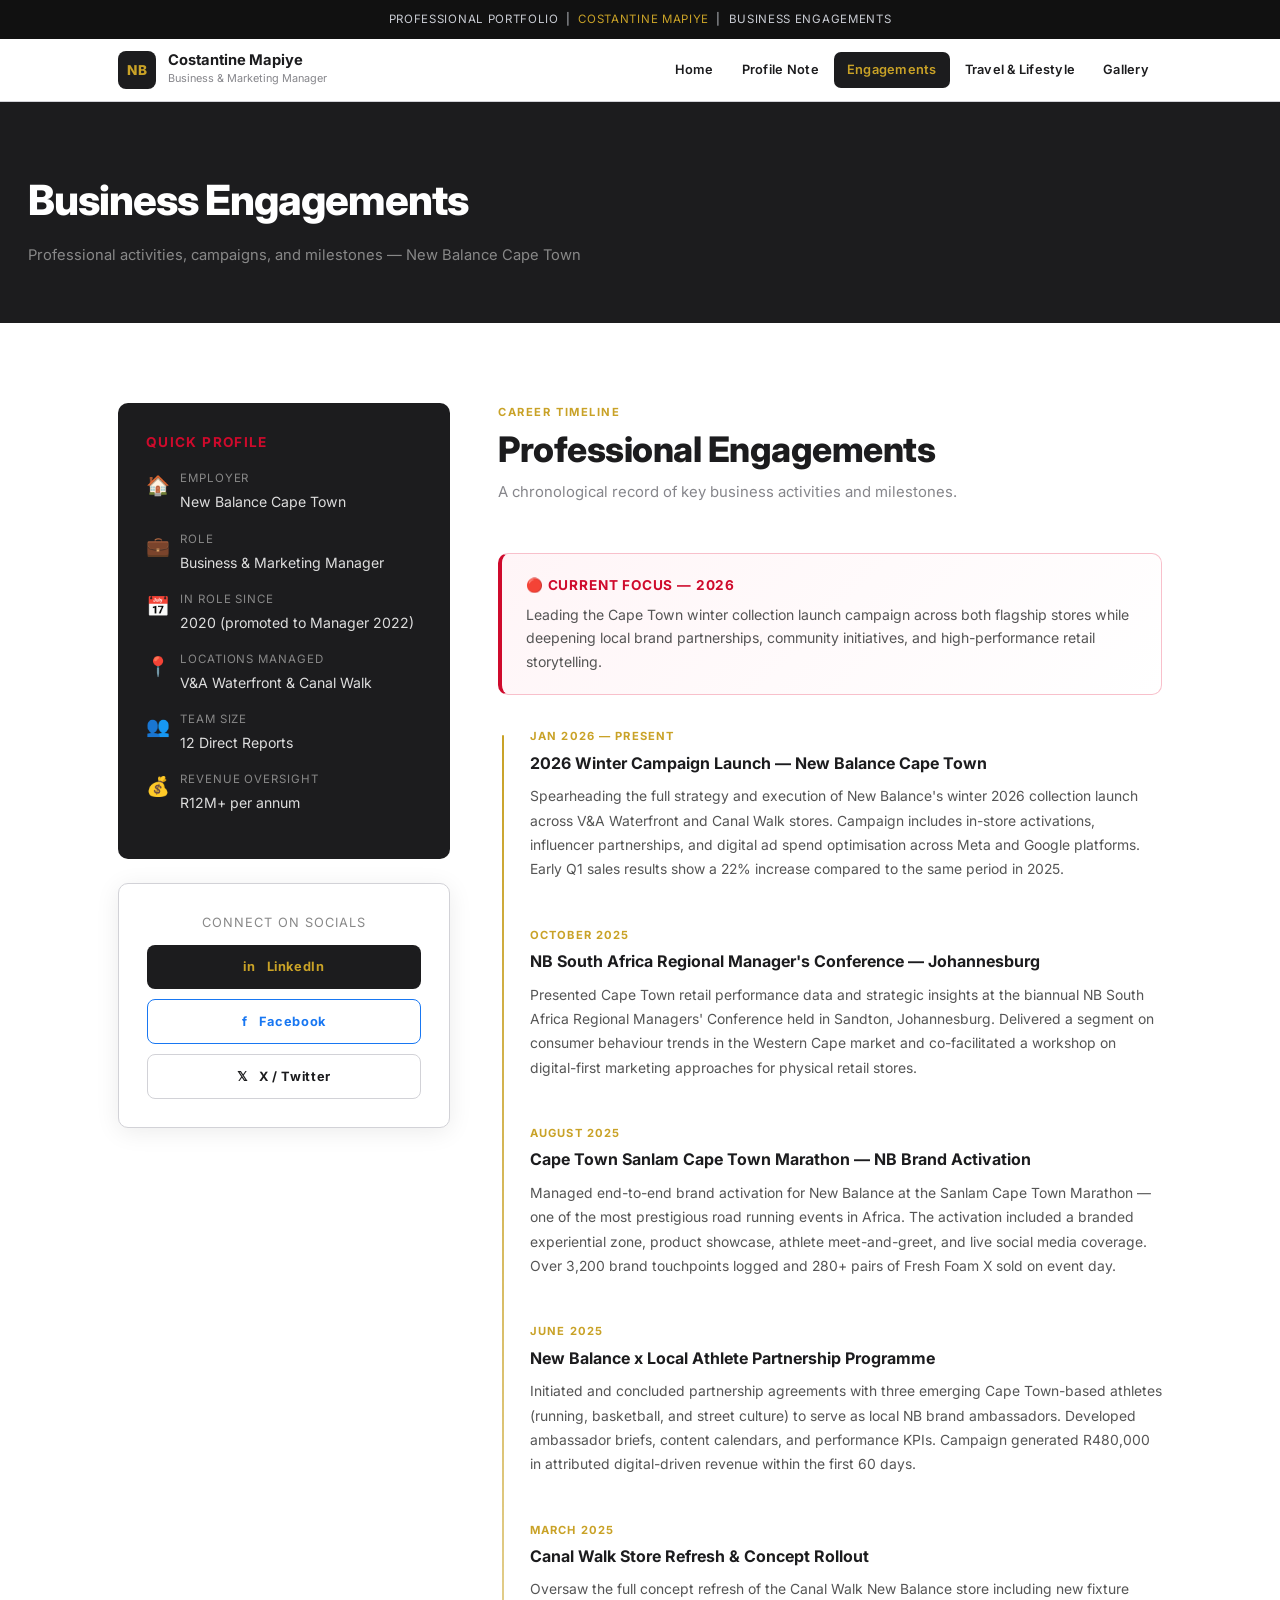
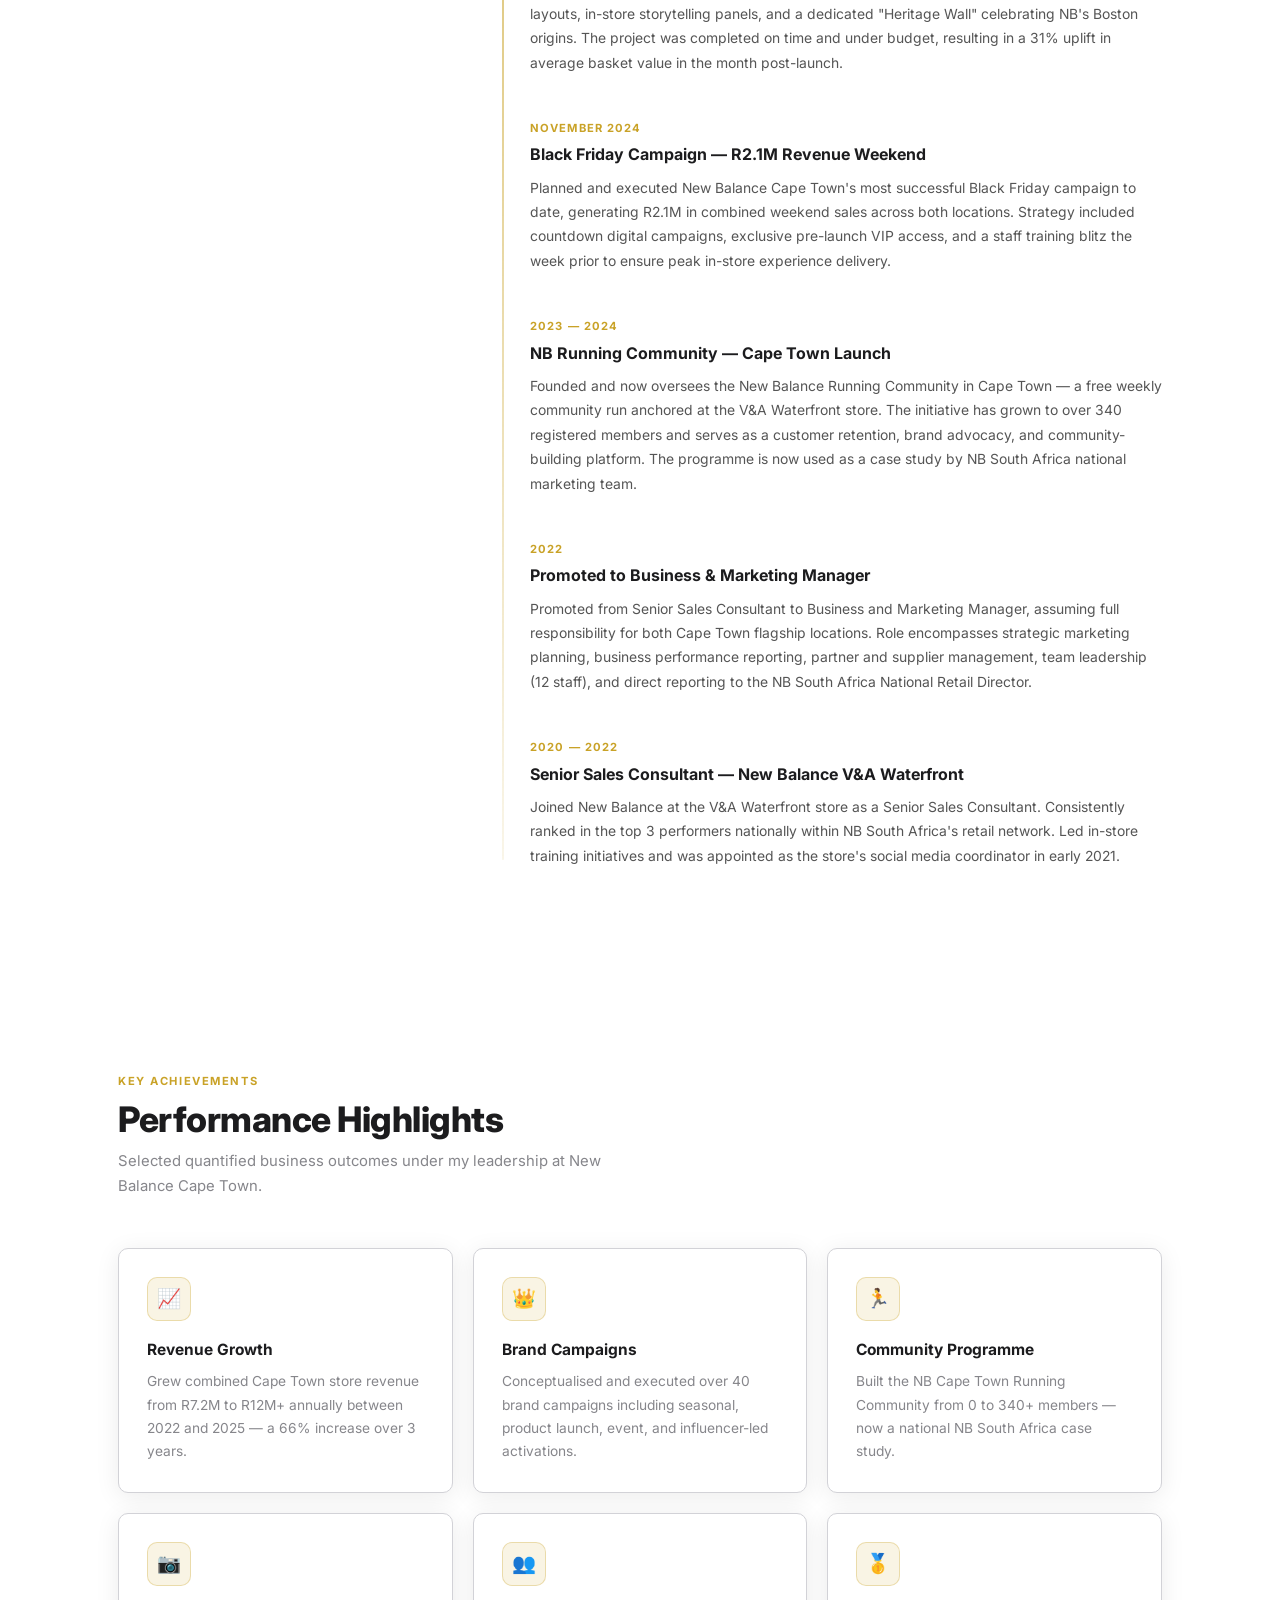
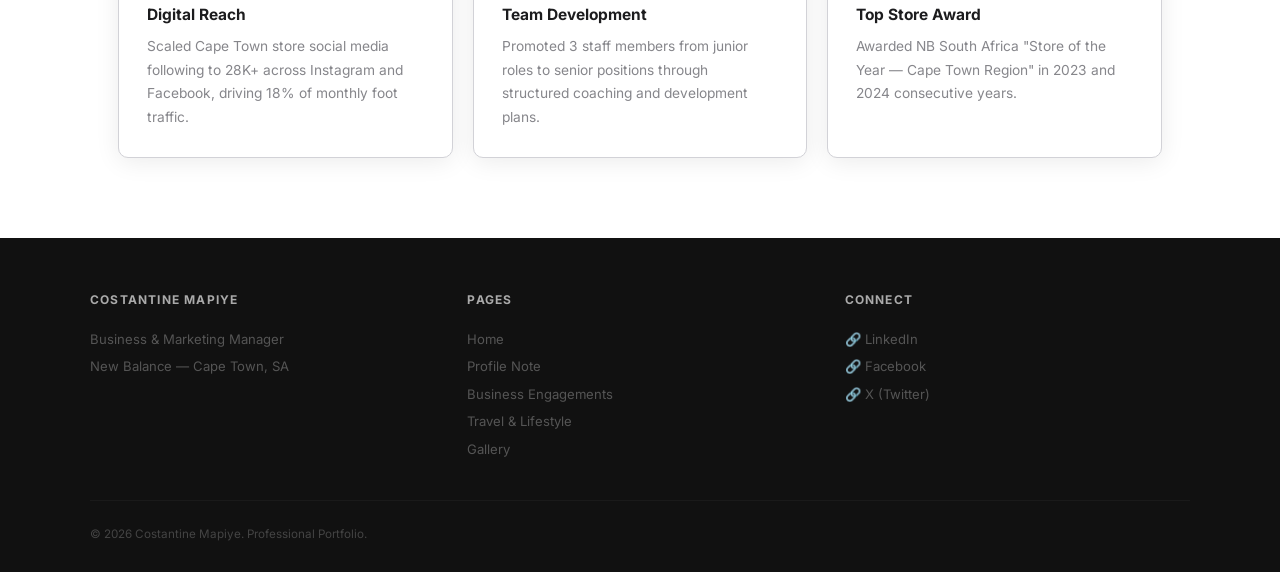
<file: engagements.html>
<!DOCTYPE html>
<html lang="en">
<head>
  <meta charset="UTF-8" />
  <meta name="viewport" content="width=device-width, initial-scale=1.0" />
  <title>Business Engagements — Costantine Mapiye</title>
  <link rel="stylesheet" href="style.css" />
  <link href="https://fonts.googleapis.com/css2?family=Inter:wght@400;600;700;900&display=swap" rel="stylesheet" />
  <style>
    .eng-grid { display: grid; grid-template-columns: 1fr 2fr; gap: 48px; align-items: start; }
    .sidebar-card {
      background: var(--nb-black);
      color: white;
      border-radius: var(--radius);
      padding: 28px;
      position: sticky;
      top: 80px;
    }
    .sidebar-card h3 { font-size: 0.85rem; font-weight: 700; letter-spacing: 0.1em; text-transform: uppercase; color: var(--nb-red); margin-bottom: 16px; }
    .sidebar-item { display: flex; gap: 10px; align-items: flex-start; margin-bottom: 16px; }
    .sidebar-icon { font-size: 1.2rem; margin-top: 1px; flex-shrink: 0; }
    .sidebar-label { font-size: 0.72rem; text-transform: uppercase; letter-spacing: 0.08em; color: #888; }
    .sidebar-val { font-size: 0.88rem; color: #ddd; margin-top: 2px; }
    .eng-highlight {
      background: linear-gradient(135deg, #fff5f7, #fff);
      border: 1px solid #f8c0cb;
      border-left: 4px solid var(--nb-red);
      border-radius: var(--radius);
      padding: 20px 24px;
      margin-bottom: 32px;
    }
    .eng-highlight h4 { font-size: 0.85rem; font-weight: 700; color: var(--nb-red); margin-bottom: 6px; text-transform: uppercase; letter-spacing: 0.06em; }
    .eng-highlight p { font-size: 0.88rem; color: #555; line-height: 1.7; }
    @media (max-width: 900px) {
      .eng-grid { grid-template-columns: 1fr; }
      .sidebar-card { position: static; }
    }
  </style>
</head>
<body>

  <div class="topbar">
    Professional Portfolio &nbsp;|&nbsp; <span>Costantine Mapiye</span> &nbsp;|&nbsp; Business Engagements
  </div>

  <nav>
    <div class="nav-inner">
      <a href="index.html" class="nav-brand">
        <div class="nb-logo">NB</div>
        <div>
          <div class="brand-name">Costantine Mapiye</div>
          <div class="brand-sub">Business &amp; Marketing Manager</div>
        </div>
      </a>
      <ul class="nav-links" id="navLinks">
        <li><a href="index.html">Home</a></li>
        <li><a href="letter.html">Profile Note</a></li>
        <li><a href="engagements.html" class="active">Engagements</a></li>
        <li><a href="itinerary.html">Travel &amp; Lifestyle</a></li>
        <li><a href="gallery.html">Gallery</a></li>
      </ul>
      <div class="hamburger" onclick="document.getElementById('navLinks').classList.toggle('open')">
        <span></span><span></span><span></span>
      </div>
    </div>
  </nav>

  <div class="page-header">
    <h1>Business Engagements</h1>
    <p>Professional activities, campaigns, and milestones — New Balance Cape Town</p>
  </div>

  <section class="page-section">
    <div class="container">
      <div class="eng-grid">

        <!-- SIDEBAR -->
        <div>
          <div class="sidebar-card">
            <h3>Quick Profile</h3>
            <div class="sidebar-item">
              <div class="sidebar-icon">&#127968;</div>
              <div>
                <div class="sidebar-label">Employer</div>
                <div class="sidebar-val">New Balance Cape Town</div>
              </div>
            </div>
            <div class="sidebar-item">
              <div class="sidebar-icon">&#128188;</div>
              <div>
                <div class="sidebar-label">Role</div>
                <div class="sidebar-val">Business &amp; Marketing Manager</div>
              </div>
            </div>
            <div class="sidebar-item">
              <div class="sidebar-icon">&#128197;</div>
              <div>
                <div class="sidebar-label">In Role Since</div>
                <div class="sidebar-val">2020 (promoted to Manager 2022)</div>
              </div>
            </div>
            <div class="sidebar-item">
              <div class="sidebar-icon">&#128205;</div>
              <div>
                <div class="sidebar-label">Locations Managed</div>
                <div class="sidebar-val">V&amp;A Waterfront &amp; Canal Walk</div>
              </div>
            </div>
            <div class="sidebar-item">
              <div class="sidebar-icon">&#128101;</div>
              <div>
                <div class="sidebar-label">Team Size</div>
                <div class="sidebar-val">12 Direct Reports</div>
              </div>
            </div>
            <div class="sidebar-item">
              <div class="sidebar-icon">&#128176;</div>
              <div>
                <div class="sidebar-label">Revenue Oversight</div>
                <div class="sidebar-val">R12M+ per annum</div>
              </div>
            </div>
          </div>

          <div style="margin-top:24px;">
            <div class="card" style="text-align:center;">
              <p style="font-size:0.8rem; color:#888; margin-bottom:12px; text-transform:uppercase; letter-spacing:0.08em;">Connect on Socials</p>
              <div style="display:flex; flex-direction:column; gap:10px;">
                <a href="https://www.linkedin.com/in/costantine-mapiye" target="_blank" rel="noopener" class="btn btn-primary" style="justify-content:center;">in &nbsp; LinkedIn</a>
                <a href="https://www.facebook.com/costantine.mapiye" target="_blank" rel="noopener" class="btn btn-outline" style="justify-content:center; border-color:#1877f2; color:#1877f2;">f &nbsp; Facebook</a>
                <a href="https://x.com/CostantineM" target="_blank" rel="noopener" class="btn btn-outline" style="justify-content:center;">𝕏 &nbsp; X / Twitter</a>
              </div>
            </div>
          </div>
        </div>

        <!-- MAIN TIMELINE -->
        <div>
          <div class="section-label">Career Timeline</div>
          <h2 class="section-title">Professional Engagements</h2>
          <p class="section-sub">A chronological record of key business activities and milestones.</p>

          <div class="eng-highlight">
            <h4>&#128308; Current Focus — 2026</h4>
            <p>Leading the Cape Town winter collection launch campaign across both flagship stores while deepening local brand partnerships, community initiatives, and high-performance retail storytelling.</p>
          </div>

          <div class="timeline">

            <div class="tl-item">
              <div class="tl-date">Jan 2026 — Present</div>
              <div class="tl-title">2026 Winter Campaign Launch — New Balance Cape Town</div>
              <div class="tl-body">Spearheading the full strategy and execution of New Balance's winter 2026 collection
              launch across V&amp;A Waterfront and Canal Walk stores. Campaign includes in-store activations,
              influencer partnerships, and digital ad spend optimisation across Meta and Google platforms.
              Early Q1 sales results show a 22% increase compared to the same period in 2025.</div>
            </div>

            <div class="tl-item">
              <div class="tl-date">October 2025</div>
              <div class="tl-title">NB South Africa Regional Manager's Conference — Johannesburg</div>
              <div class="tl-body">Presented Cape Town retail performance data and strategic insights at the biannual
              NB South Africa Regional Managers' Conference held in Sandton, Johannesburg. Delivered a segment
              on consumer behaviour trends in the Western Cape market and co-facilitated a workshop on digital-first
              marketing approaches for physical retail stores.</div>
            </div>

            <div class="tl-item">
              <div class="tl-date">August 2025</div>
              <div class="tl-title">Cape Town Sanlam Cape Town Marathon — NB Brand Activation</div>
              <div class="tl-body">Managed end-to-end brand activation for New Balance at the Sanlam Cape Town Marathon —
              one of the most prestigious road running events in Africa. The activation included a branded
              experiential zone, product showcase, athlete meet-and-greet, and live social media coverage.
              Over 3,200 brand touchpoints logged and 280+ pairs of Fresh Foam X sold on event day.</div>
            </div>

            <div class="tl-item">
              <div class="tl-date">June 2025</div>
              <div class="tl-title">New Balance x Local Athlete Partnership Programme</div>
              <div class="tl-body">Initiated and concluded partnership agreements with three emerging Cape Town-based
              athletes (running, basketball, and street culture) to serve as local NB brand ambassadors.
              Developed ambassador briefs, content calendars, and performance KPIs. Campaign generated
              R480,000 in attributed digital-driven revenue within the first 60 days.</div>
            </div>

            <div class="tl-item">
              <div class="tl-date">March 2025</div>
              <div class="tl-title">Canal Walk Store Refresh &amp; Concept Rollout</div>
              <div class="tl-body">Oversaw the full concept refresh of the Canal Walk New Balance store including new
              fixture layouts, in-store storytelling panels, and a dedicated "Heritage Wall" celebrating NB's
              Boston origins. The project was completed on time and under budget, resulting in a 31% uplift
              in average basket value in the month post-launch.</div>
            </div>

            <div class="tl-item">
              <div class="tl-date">November 2024</div>
              <div class="tl-title">Black Friday Campaign — R2.1M Revenue Weekend</div>
              <div class="tl-body">Planned and executed New Balance Cape Town's most successful Black Friday campaign
              to date, generating R2.1M in combined weekend sales across both locations. Strategy included
              countdown digital campaigns, exclusive pre-launch VIP access, and a staff training blitz
              the week prior to ensure peak in-store experience delivery.</div>
            </div>

            <div class="tl-item">
              <div class="tl-date">2023 — 2024</div>
              <div class="tl-title">NB Running Community — Cape Town Launch</div>
              <div class="tl-body">Founded and now oversees the New Balance Running Community in Cape Town —
              a free weekly community run anchored at the V&amp;A Waterfront store. The initiative has grown
              to over 340 registered members and serves as a customer retention, brand advocacy, and
              community-building platform. The programme is now used as a case study by NB South Africa
              national marketing team.</div>
            </div>

            <div class="tl-item">
              <div class="tl-date">2022</div>
              <div class="tl-title">Promoted to Business &amp; Marketing Manager</div>
              <div class="tl-body">Promoted from Senior Sales Consultant to Business and Marketing Manager, assuming
              full responsibility for both Cape Town flagship locations. Role encompasses strategic marketing
              planning, business performance reporting, partner and supplier management, team leadership
              (12 staff), and direct reporting to the NB South Africa National Retail Director.</div>
            </div>

            <div class="tl-item">
              <div class="tl-date">2020 — 2022</div>
              <div class="tl-title">Senior Sales Consultant — New Balance V&amp;A Waterfront</div>
              <div class="tl-body">Joined New Balance at the V&amp;A Waterfront store as a Senior Sales Consultant.
              Consistently ranked in the top 3 performers nationally within NB South Africa's retail network.
              Led in-store training initiatives and was appointed as the store's social media coordinator
              in early 2021.</div>
            </div>

          </div>
        </div>
      </div>
    </div>
  </section>

  <!-- KEY METRICS -->
  <section class="page-section">
    <div class="container">
      <div class="section-label">Key Achievements</div>
      <h2 class="section-title">Performance Highlights</h2>
      <p class="section-sub">Selected quantified business outcomes under my leadership at New Balance Cape Town.</p>
      <div class="grid-3">
        <div class="card">
          <div class="card-icon">&#128200;</div>
          <h3>Revenue Growth</h3>
          <p>Grew combined Cape Town store revenue from R7.2M to R12M+ annually between 2022 and 2025 — a 66% increase over 3 years.</p>
        </div>
        <div class="card">
          <div class="card-icon">&#128081;</div>
          <h3>Brand Campaigns</h3>
          <p>Conceptualised and executed over 40 brand campaigns including seasonal, product launch, event, and influencer-led activations.</p>
        </div>
        <div class="card">
          <div class="card-icon">&#127939;</div>
          <h3>Community Programme</h3>
          <p>Built the NB Cape Town Running Community from 0 to 340+ members — now a national NB South Africa case study.</p>
        </div>
        <div class="card">
          <div class="card-icon">&#128247;</div>
          <h3>Digital Reach</h3>
          <p>Scaled Cape Town store social media following to 28K+ across Instagram and Facebook, driving 18% of monthly foot traffic.</p>
        </div>
        <div class="card">
          <div class="card-icon">&#128101;</div>
          <h3>Team Development</h3>
          <p>Promoted 3 staff members from junior roles to senior positions through structured coaching and development plans.</p>
        </div>
        <div class="card">
          <div class="card-icon">&#129351;</div>
          <h3>Top Store Award</h3>
          <p>Awarded NB South Africa "Store of the Year — Cape Town Region" in 2023 and 2024 consecutive years.</p>
        </div>
      </div>
    </div>
  </section>

  <footer>
    <div class="footer-inner">
      <div class="footer-col">
        <h4>Costantine Mapiye</h4>
        <p>Business &amp; Marketing Manager</p>
        <p>New Balance — Cape Town, SA</p>
      </div>
      <div class="footer-col">
        <h4>Pages</h4>
        <a href="index.html">Home</a>
        <a href="letter.html">Profile Note</a>
        <a href="engagements.html">Business Engagements</a>
        <a href="itinerary.html">Travel &amp; Lifestyle</a>
        <a href="gallery.html">Gallery</a>
      </div>
      <div class="footer-col">
        <h4>Connect</h4>
        <a href="https://www.linkedin.com/in/costantine-mapiye" target="_blank" rel="noopener">&#128279; LinkedIn</a>
        <a href="https://www.facebook.com/costantine.mapiye" target="_blank" rel="noopener">&#128279; Facebook</a>
        <a href="https://x.com/CostantineM" target="_blank" rel="noopener">&#128279; X (Twitter)</a>
      </div>
    </div>
    <div class="footer-bottom">
      <div>&copy; 2026 Costantine Mapiye. <span>Professional Portfolio.</span></div>
    </div>
  </footer>

</body>
</html>
</file>
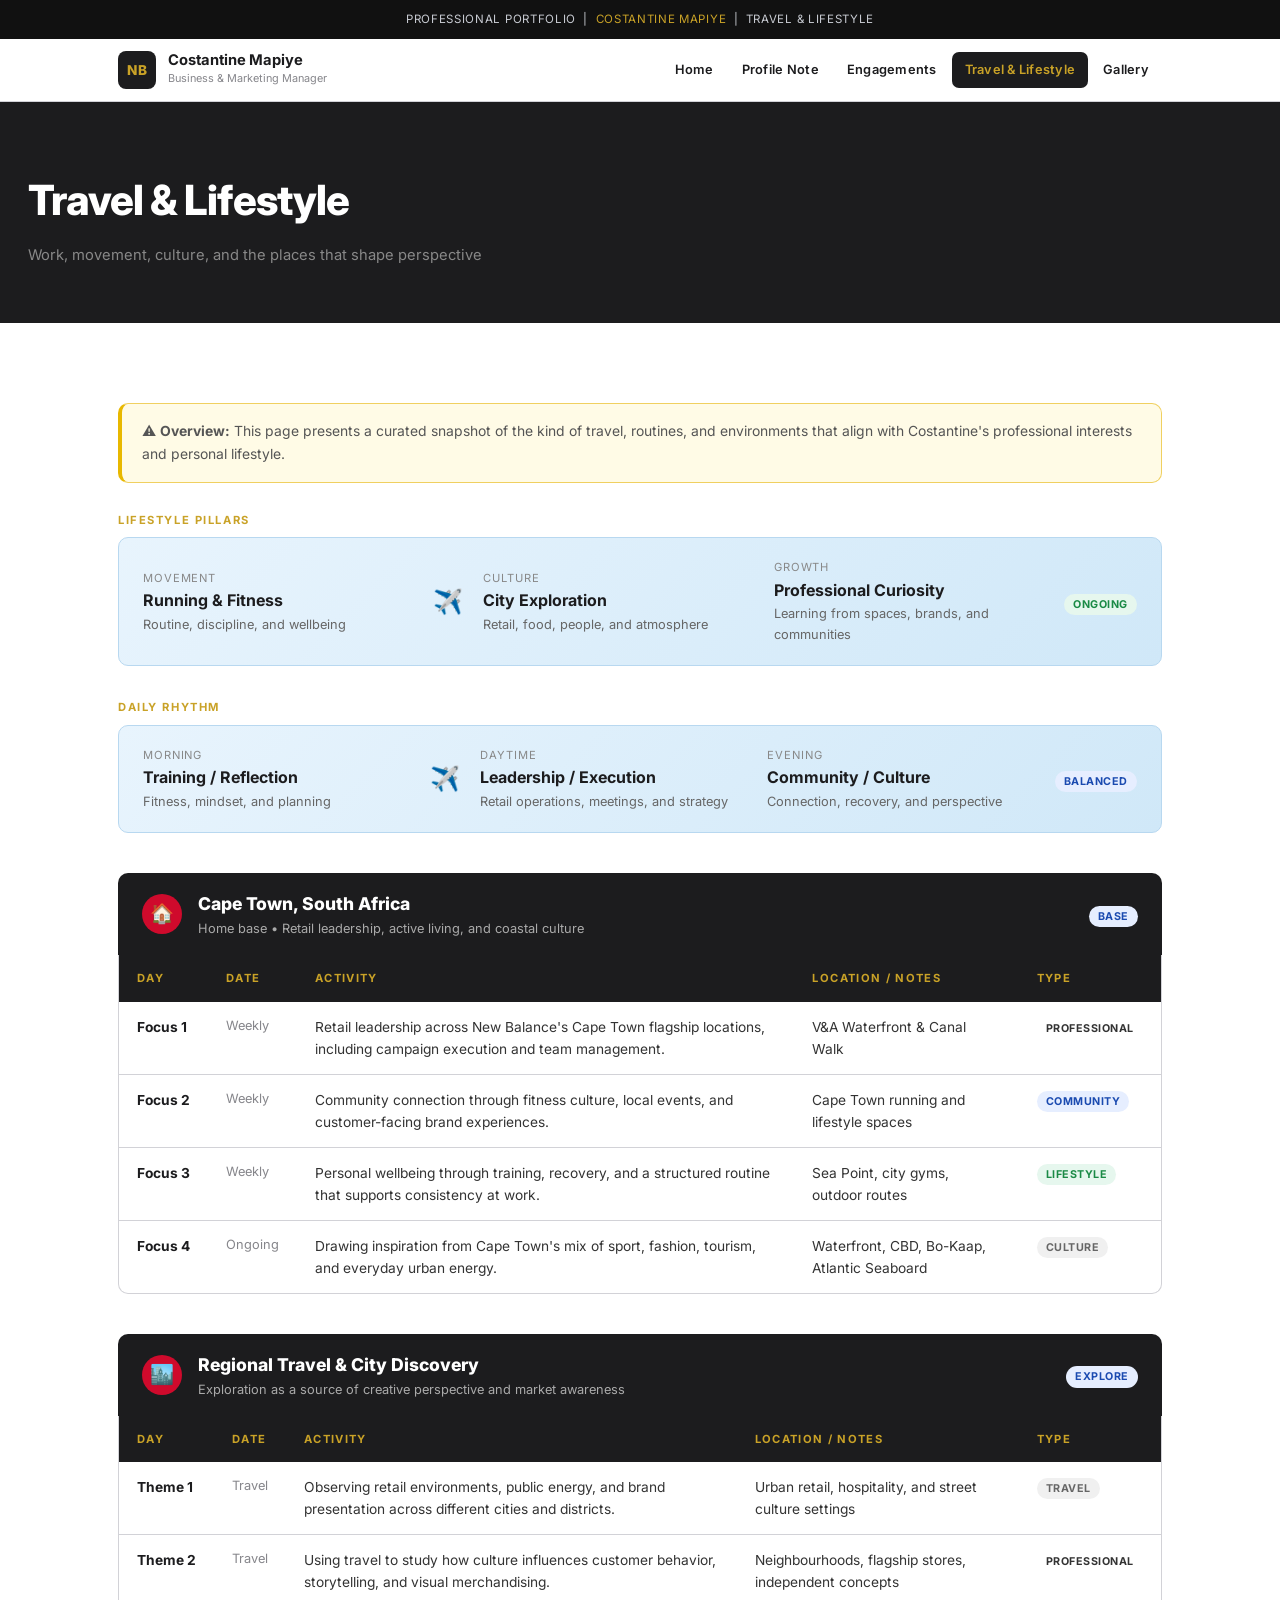
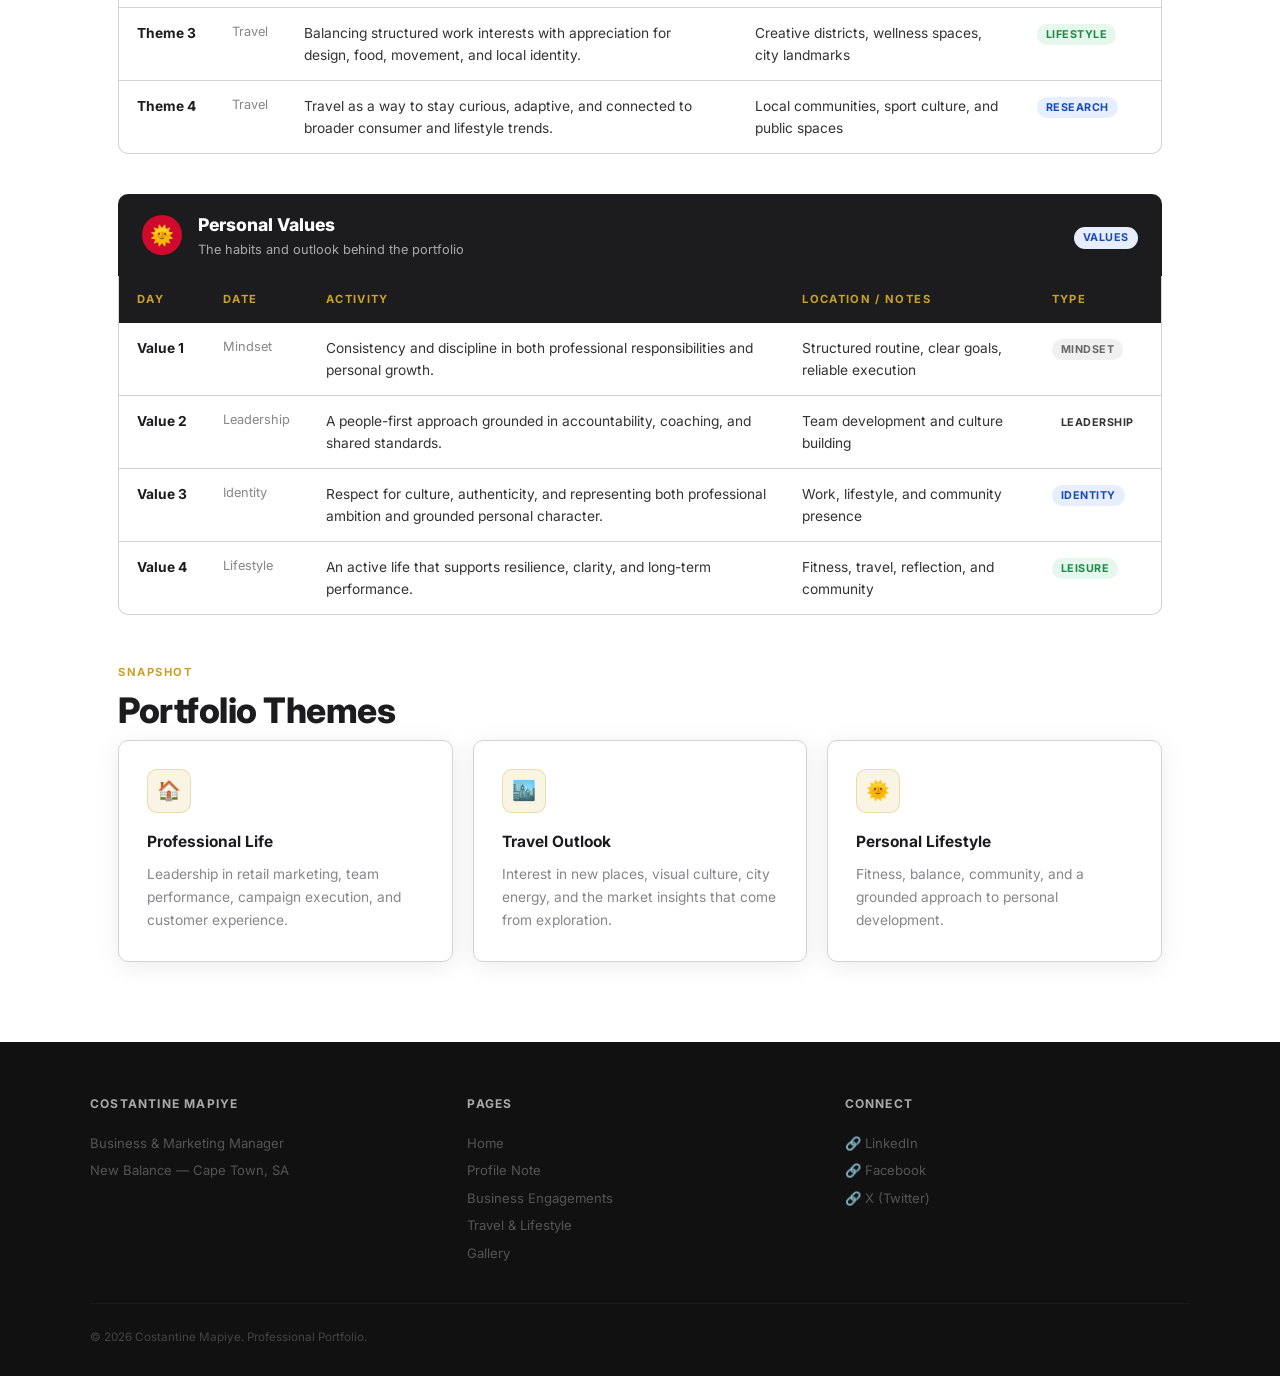
<file: itinerary.html>
<!DOCTYPE html>
<html lang="en">
<head>
  <meta charset="UTF-8" />
  <meta name="viewport" content="width=device-width, initial-scale=1.0" />
  <title>Travel &amp; Lifestyle — Costantine Mapiye</title>
  <link rel="stylesheet" href="style.css" />
  <link href="https://fonts.googleapis.com/css2?family=Inter:wght@400;600;700;900&display=swap" rel="stylesheet" />
  <style>
    @media print {
      nav, .topbar, footer, .page-header { display: none !important; }
      body { background: white; }
    }
    .city-header {
      display: flex;
      align-items: center;
      gap: 16px;
      background: var(--nb-black);
      color: white;
      padding: 16px 24px;
      border-radius: var(--radius) var(--radius) 0 0;
      margin-top: 40px;
    }
    .city-header:first-of-type { margin-top: 0; }
    .city-dot {
      width: 40px;
      height: 40px;
      border-radius: 50%;
      background: var(--nb-red);
      display: flex;
      align-items: center;
      justify-content: center;
      font-size: 1.2rem;
      flex-shrink: 0;
    }
    .city-header h3 { font-size: 1.1rem; font-weight: 800; }
    .city-header p { font-size: 0.8rem; color: #aaa; }
    .itin-section { border: 1px solid var(--nb-border); border-top: none; border-radius: 0 0 var(--radius) var(--radius); overflow: hidden; margin-bottom: 8px; }
    .flight-bar {
      background: linear-gradient(135deg, #e8f4fd, #d0e8f8);
      border: 1px solid #b8d8f0;
      border-radius: var(--radius);
      padding: 20px 24px;
      display: flex;
      align-items: center;
      gap: 20px;
      flex-wrap: wrap;
      margin-bottom: 32px;
    }
    .flight-col { flex: 1; min-width: 140px; }
    .flight-label { font-size: 0.7rem; text-transform: uppercase; letter-spacing: 0.08em; color: #888; }
    .flight-val { font-size: 1rem; font-weight: 700; color: var(--nb-black); }
    .flight-arrow { font-size: 1.5rem; color: var(--nb-red); }
    .info-banner {
      background: #fffbe6;
      border: 1px solid #f0d060;
      border-left: 4px solid #e8b800;
      border-radius: var(--radius);
      padding: 16px 20px;
      margin-bottom: 28px;
      font-size: 0.87rem;
      color: #555;
    }
    .print-btn { display: flex; justify-content: flex-end; margin-bottom: 20px; }
  </style>
</head>
<body>

  <div class="topbar">
    Professional Portfolio &nbsp;|&nbsp; <span>Costantine Mapiye</span> &nbsp;|&nbsp; Travel &amp; Lifestyle
  </div>

  <nav>
    <div class="nav-inner">
      <a href="index.html" class="nav-brand">
        <div class="nb-logo">NB</div>
        <div>
          <div class="brand-name">Costantine Mapiye</div>
          <div class="brand-sub">Business &amp; Marketing Manager</div>
        </div>
      </a>
      <ul class="nav-links" id="navLinks">
        <li><a href="index.html">Home</a></li>
        <li><a href="letter.html">Profile Note</a></li>
        <li><a href="engagements.html">Engagements</a></li>
        <li><a href="itinerary.html" class="active">Travel &amp; Lifestyle</a></li>
        <li><a href="gallery.html">Gallery</a></li>
      </ul>
      <div class="hamburger" onclick="document.getElementById('navLinks').classList.toggle('open')">
        <span></span><span></span><span></span>
      </div>
    </div>
  </nav>

  <div class="page-header">
    <h1>Travel &amp; Lifestyle</h1>
    <p>Work, movement, culture, and the places that shape perspective</p>
  </div>

  <section class="page-section">
    <div class="container">

      <div class="info-banner">
        &#9888;&#65039; <strong>Overview:</strong> This page presents a curated snapshot of the kind of travel, routines, and environments that align with Costantine's professional interests and personal lifestyle.
      </div>

      <!-- LIFESTYLE PILLARS -->
      <div class="section-label">Lifestyle Pillars</div>
      <div class="flight-bar">
        <div class="flight-col">
          <div class="flight-label">Movement</div>
          <div class="flight-val">Running &amp; Fitness</div>
          <div style="font-size:0.8rem; color:#666;">Routine, discipline, and wellbeing</div>
        </div>
        <div class="flight-arrow">&#9992;&#65039;</div>
        <div class="flight-col">
          <div class="flight-label">Culture</div>
          <div class="flight-val">City Exploration</div>
          <div style="font-size:0.8rem; color:#666;">Retail, food, people, and atmosphere</div>
        </div>
        <div class="flight-col">
          <div class="flight-label">Growth</div>
          <div class="flight-val">Professional Curiosity</div>
          <div style="font-size:0.8rem; color:#666;">Learning from spaces, brands, and communities</div>
        </div>
        <div>
          <span class="badge badge-green">Ongoing</span>
        </div>
      </div>

      <div class="section-label">Daily Rhythm</div>
      <div class="flight-bar">
        <div class="flight-col">
          <div class="flight-label">Morning</div>
          <div class="flight-val">Training / Reflection</div>
          <div style="font-size:0.8rem; color:#666;">Fitness, mindset, and planning</div>
        </div>
        <div class="flight-arrow">&#9992;&#65039;</div>
        <div class="flight-col">
          <div class="flight-label">Daytime</div>
          <div class="flight-val">Leadership / Execution</div>
          <div style="font-size:0.8rem; color:#666;">Retail operations, meetings, and strategy</div>
        </div>
        <div class="flight-col">
          <div class="flight-label">Evening</div>
          <div class="flight-val">Community / Culture</div>
          <div style="font-size:0.8rem; color:#666;">Connection, recovery, and perspective</div>
        </div>
        <div>
          <span class="badge badge-blue">Balanced</span>
        </div>
      </div>

      <!-- CAPE TOWN -->
      <div class="city-header">
        <div class="city-dot">&#127968;</div>
        <div>
          <h3>Cape Town, South Africa</h3>
          <p>Home base &bull; Retail leadership, active living, and coastal culture</p>
        </div>
        <div style="margin-left:auto;"><span class="badge badge-blue">Base</span></div>
      </div>
      <div class="itin-section">
        <table class="itin-table">
          <thead>
            <tr><th>Day</th><th>Date</th><th>Activity</th><th>Location / Notes</th><th>Type</th></tr>
          </thead>
          <tbody>
            <tr>
              <td><strong>Focus 1</strong></td>
              <td>Weekly</td>
              <td>Retail leadership across New Balance's Cape Town flagship locations, including campaign execution and team management.</td>
              <td>V&amp;A Waterfront &amp; Canal Walk</td>
              <td><span class="badge badge-red">Professional</span></td>
            </tr>
            <tr>
              <td><strong>Focus 2</strong></td>
              <td>Weekly</td>
              <td>Community connection through fitness culture, local events, and customer-facing brand experiences.</td>
              <td>Cape Town running and lifestyle spaces</td>
              <td><span class="badge badge-blue">Community</span></td>
            </tr>
            <tr>
              <td><strong>Focus 3</strong></td>
              <td>Weekly</td>
              <td>Personal wellbeing through training, recovery, and a structured routine that supports consistency at work.</td>
              <td>Sea Point, city gyms, outdoor routes</td>
              <td><span class="badge badge-green">Lifestyle</span></td>
            </tr>
            <tr>
              <td><strong>Focus 4</strong></td>
              <td>Ongoing</td>
              <td>Drawing inspiration from Cape Town's mix of sport, fashion, tourism, and everyday urban energy.</td>
              <td>Waterfront, CBD, Bo-Kaap, Atlantic Seaboard</td>
              <td><span class="badge badge-gray">Culture</span></td>
            </tr>
          </tbody>
        </table>
      </div>

      <!-- REGIONAL TRAVEL -->
      <div class="city-header">
        <div class="city-dot">&#127961;&#65039;</div>
        <div>
          <h3>Regional Travel &amp; City Discovery</h3>
          <p>Exploration as a source of creative perspective and market awareness</p>
        </div>
        <div style="margin-left:auto;"><span class="badge badge-blue">Explore</span></div>
      </div>
      <div class="itin-section">
        <table class="itin-table">
          <thead>
            <tr><th>Day</th><th>Date</th><th>Activity</th><th>Location / Notes</th><th>Type</th></tr>
          </thead>
          <tbody>
            <tr>
              <td><strong>Theme 1</strong></td>
              <td>Travel</td>
              <td>Observing retail environments, public energy, and brand presentation across different cities and districts.</td>
              <td>Urban retail, hospitality, and street culture settings</td>
              <td><span class="badge badge-gray">Travel</span></td>
            </tr>
            <tr>
              <td><strong>Theme 2</strong></td>
              <td>Travel</td>
              <td>Using travel to study how culture influences customer behavior, storytelling, and visual merchandising.</td>
              <td>Neighbourhoods, flagship stores, independent concepts</td>
              <td><span class="badge badge-red">Professional</span></td>
            </tr>
            <tr>
              <td><strong>Theme 3</strong></td>
              <td>Travel</td>
              <td>Balancing structured work interests with appreciation for design, food, movement, and local identity.</td>
              <td>Creative districts, wellness spaces, city landmarks</td>
              <td><span class="badge badge-green">Lifestyle</span></td>
            </tr>
            <tr>
              <td><strong>Theme 4</strong></td>
              <td>Travel</td>
              <td>Travel as a way to stay curious, adaptive, and connected to broader consumer and lifestyle trends.</td>
              <td>Local communities, sport culture, and public spaces</td>
              <td><span class="badge badge-blue">Research</span></td>
            </tr>
          </tbody>
        </table>
      </div>

      <!-- PERSONAL VALUES -->
      <div class="city-header">
        <div class="city-dot">&#127774;</div>
        <div>
          <h3>Personal Values</h3>
          <p>The habits and outlook behind the portfolio</p>
        </div>
        <div style="margin-left:auto;"><span class="badge badge-blue">Values</span></div>
      </div>
      <div class="itin-section">
        <table class="itin-table">
          <thead>
            <tr><th>Day</th><th>Date</th><th>Activity</th><th>Location / Notes</th><th>Type</th></tr>
          </thead>
          <tbody>
            <tr>
              <td><strong>Value 1</strong></td>
              <td>Mindset</td>
              <td>Consistency and discipline in both professional responsibilities and personal growth.</td>
              <td>Structured routine, clear goals, reliable execution</td>
              <td><span class="badge badge-gray">Mindset</span></td>
            </tr>
            <tr>
              <td><strong>Value 2</strong></td>
              <td>Leadership</td>
              <td>A people-first approach grounded in accountability, coaching, and shared standards.</td>
              <td>Team development and culture building</td>
              <td><span class="badge badge-red">Leadership</span></td>
            </tr>
            <tr>
              <td><strong>Value 3</strong></td>
              <td>Identity</td>
              <td>Respect for culture, authenticity, and representing both professional ambition and grounded personal character.</td>
              <td>Work, lifestyle, and community presence</td>
              <td><span class="badge badge-blue">Identity</span></td>
            </tr>
            <tr>
              <td><strong>Value 4</strong></td>
              <td>Lifestyle</td>
              <td>An active life that supports resilience, clarity, and long-term performance.</td>
              <td>Fitness, travel, reflection, and community</td>
              <td><span class="badge badge-green">Leisure</span></td>
            </tr>
          </tbody>
        </table>
      </div>

      <!-- SNAPSHOT SUMMARY -->
      <div style="margin-top:48px;">
        <div class="section-label">Snapshot</div>
        <h2 class="section-title">Portfolio Themes</h2>
        <div class="grid-3">
          <div class="card">
            <div class="card-icon">&#127968;</div>
            <h3>Professional Life</h3>
            <p>Leadership in retail marketing, team performance, campaign execution, and customer experience.</p>
          </div>
          <div class="card">
            <div class="card-icon">&#127961;&#65039;</div>
            <h3>Travel Outlook</h3>
            <p>Interest in new places, visual culture, city energy, and the market insights that come from exploration.</p>
          </div>
          <div class="card">
            <div class="card-icon">&#127774;</div>
            <h3>Personal Lifestyle</h3>
            <p>Fitness, balance, community, and a grounded approach to personal development.</p>
          </div>
        </div>
      </div>

    </div>
  </section>

  <footer>
    <div class="footer-inner">
      <div class="footer-col">
        <h4>Costantine Mapiye</h4>
        <p>Business &amp; Marketing Manager</p>
        <p>New Balance — Cape Town, SA</p>
      </div>
      <div class="footer-col">
        <h4>Pages</h4>
        <a href="index.html">Home</a>
        <a href="letter.html">Profile Note</a>
        <a href="engagements.html">Business Engagements</a>
        <a href="itinerary.html">Travel &amp; Lifestyle</a>
        <a href="gallery.html">Gallery</a>
      </div>
      <div class="footer-col">
        <h4>Connect</h4>
        <a href="https://www.linkedin.com/in/costantine-mapiye" target="_blank" rel="noopener">&#128279; LinkedIn</a>
        <a href="https://www.facebook.com/costantine.mapiye" target="_blank" rel="noopener">&#128279; Facebook</a>
        <a href="https://x.com/CostantineM" target="_blank" rel="noopener">&#128279; X (Twitter)</a>
      </div>
    </div>
    <div class="footer-bottom">
      <div>&copy; 2026 Costantine Mapiye. <span>Professional Portfolio.</span></div>
    </div>
  </footer>

</body>
</html>
</file>
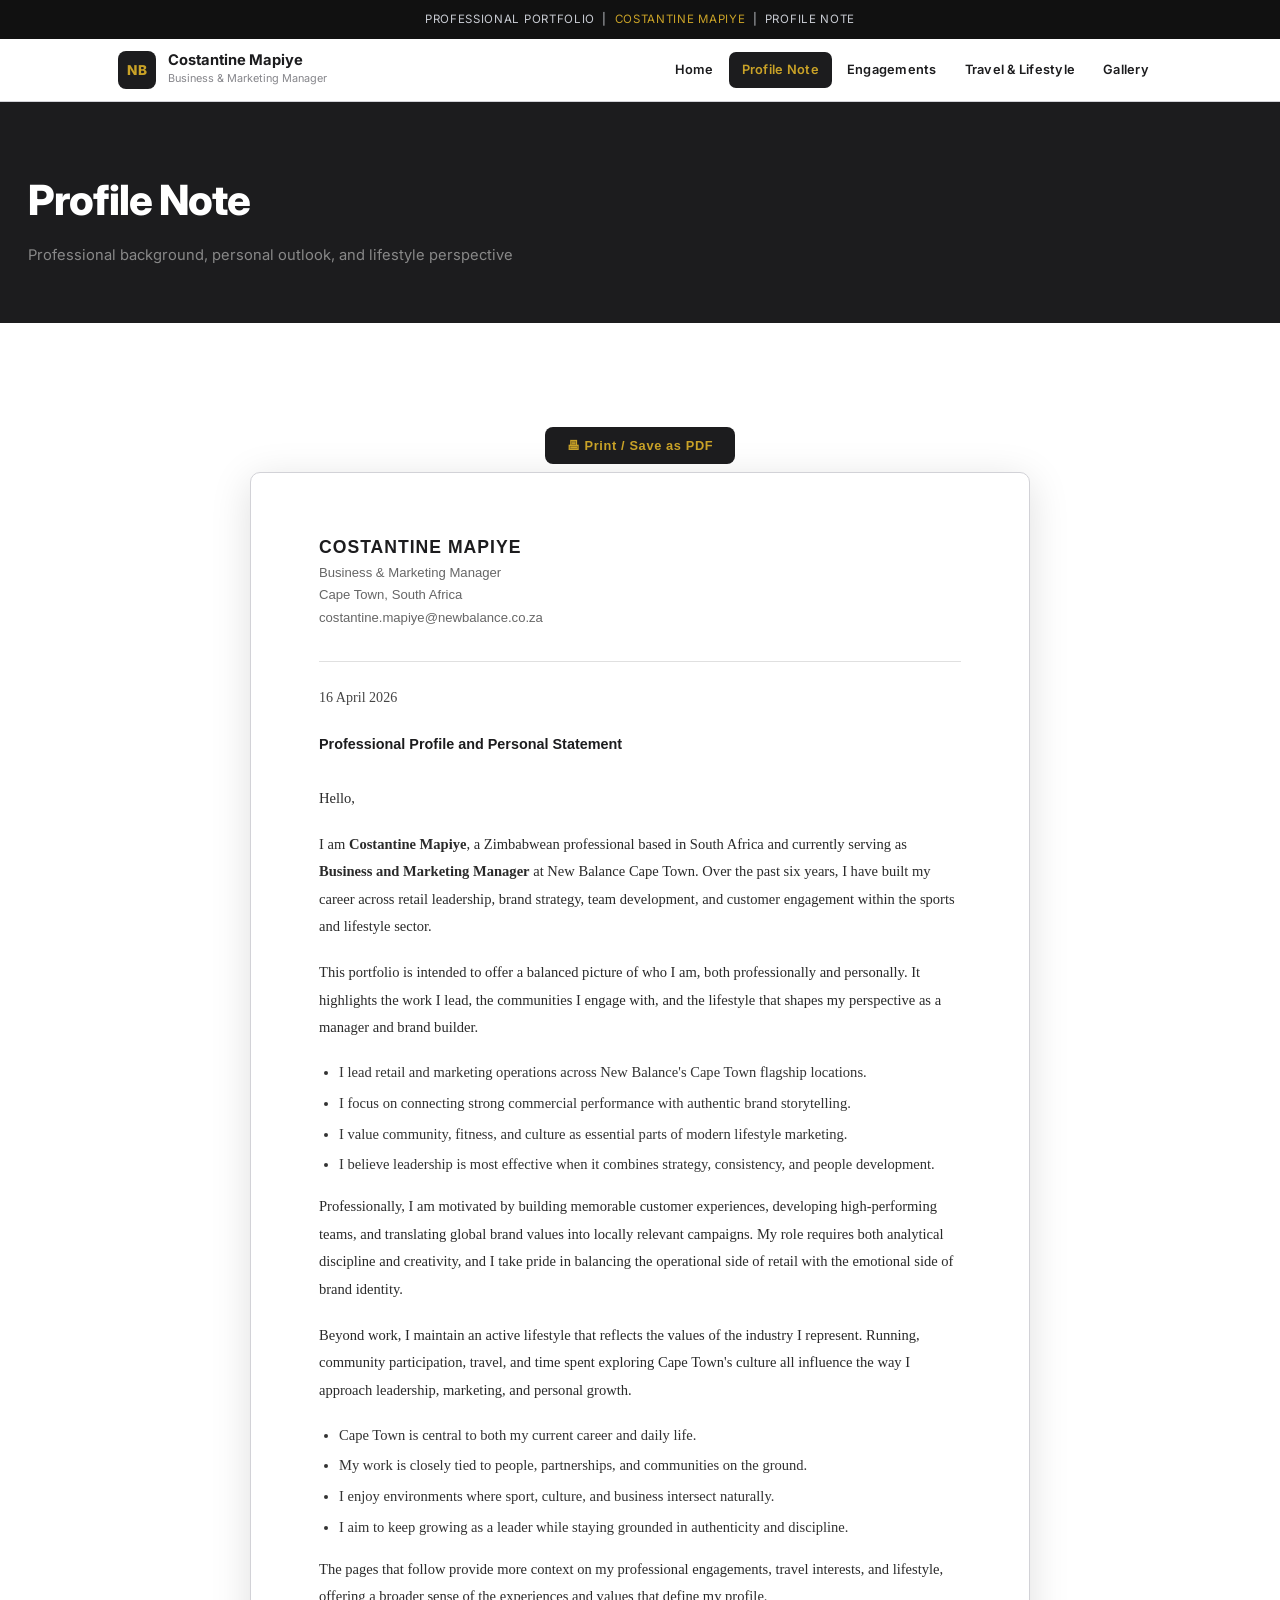
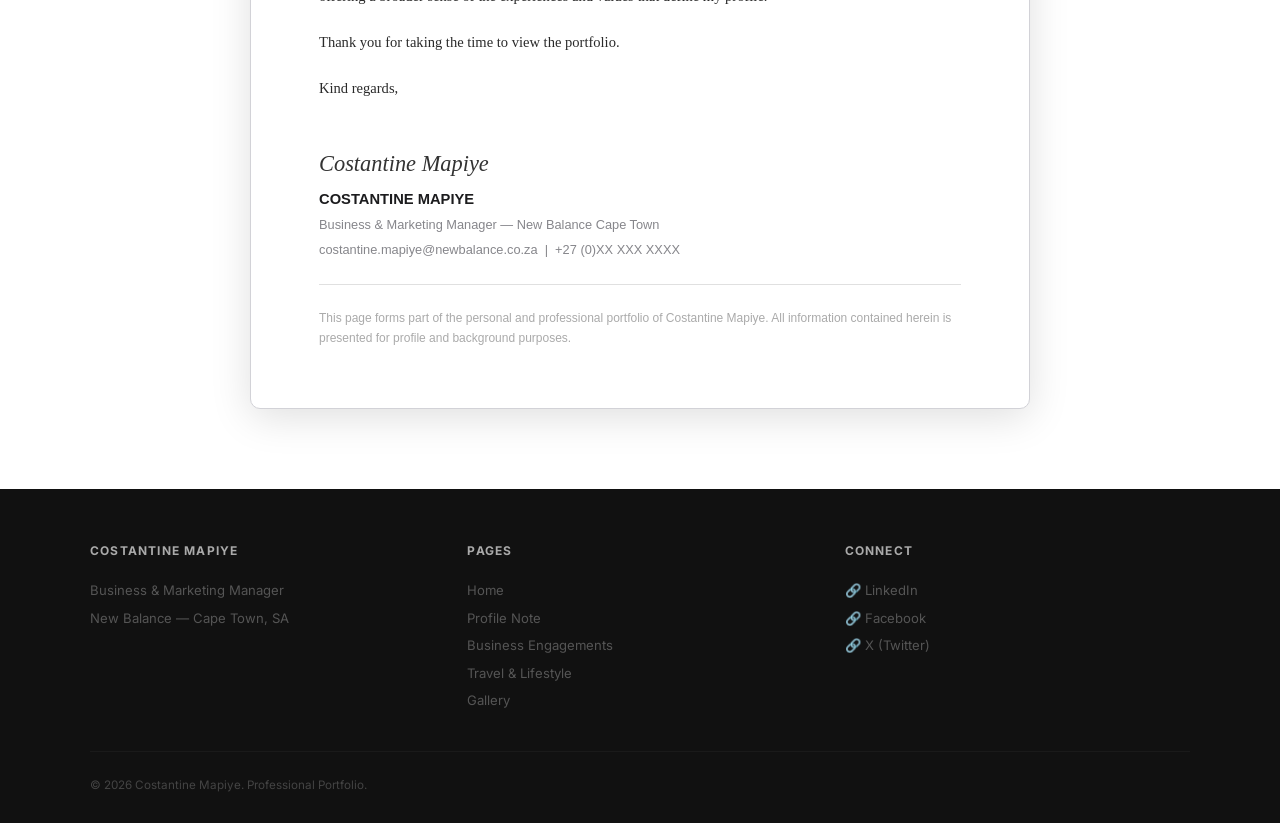
<file: letter.html>
<!DOCTYPE html>
<html lang="en">
<head>
  <meta charset="UTF-8" />
  <meta name="viewport" content="width=device-width, initial-scale=1.0" />
  <title>Profile Note — Costantine Mapiye</title>
  <link rel="stylesheet" href="style.css" />
  <link href="https://fonts.googleapis.com/css2?family=Inter:wght@400;600;700;900&display=swap" rel="stylesheet" />
  <style>
    @media print {
      nav, .topbar, footer, .print-btn, .page-header { display: none !important; }
      body { background: white; }
      .letter-wrap { box-shadow: none; border: none; }
    }
    .print-btn {
      display: flex;
      justify-content: center;
      margin: 24px 0 8px;
    }
    .letter-divider { border: none; border-top: 1px solid #e0e0e0; margin: 24px 0; }
    ul.letter-list { padding-left: 20px; margin: 8px 0 16px; }
    ul.letter-list li { font-size: 0.91rem; color: #333; margin-bottom: 6px; line-height: 1.7; }
  </style>
</head>
<body>

  <div class="topbar">
    Professional Portfolio &nbsp;|&nbsp; <span>Costantine Mapiye</span> &nbsp;|&nbsp; Profile Note
  </div>

  <nav>
    <div class="nav-inner">
      <a href="index.html" class="nav-brand">
        <div class="nb-logo">NB</div>
        <div>
          <div class="brand-name">Costantine Mapiye</div>
          <div class="brand-sub">Business &amp; Marketing Manager</div>
        </div>
      </a>
      <ul class="nav-links" id="navLinks">
        <li><a href="index.html">Home</a></li>
        <li><a href="letter.html" class="active">Profile Note</a></li>
        <li><a href="engagements.html">Engagements</a></li>
        <li><a href="itinerary.html">Travel &amp; Lifestyle</a></li>
        <li><a href="gallery.html">Gallery</a></li>
      </ul>
      <div class="hamburger" onclick="document.getElementById('navLinks').classList.toggle('open')">
        <span></span><span></span><span></span>
      </div>
    </div>
  </nav>

  <div class="page-header">
    <h1>Profile Note</h1>
    <p>Professional background, personal outlook, and lifestyle perspective</p>
  </div>

  <section class="page-section">
    <div class="container">

      <div class="print-btn">
        <button class="btn btn-primary" onclick="window.print()">&#128438; Print / Save as PDF</button>
      </div>

      <div class="letter-wrap">

        <!-- LETTERHEAD -->
        <div class="letter-logo">COSTANTINE MAPIYE</div>
        <div class="letter-address">
          Business &amp; Marketing Manager<br />
          Cape Town, South Africa<br />
          costantine.mapiye@newbalance.co.za
        </div>

        <hr class="letter-divider" />

        <div class="letter-date">16 April 2026</div>

        <div class="letter-subject">
          Professional Profile and Personal Statement
        </div>

        <div class="letter-body">

          <p>Hello,</p>

          <p>
            I am <strong>Costantine Mapiye</strong>, a Zimbabwean professional based in South Africa and currently serving as
            <strong>Business and Marketing Manager</strong> at New Balance Cape Town. Over the past six years, I have built my
            career across retail leadership, brand strategy, team development, and customer engagement within the sports
            and lifestyle sector.
          </p>

          <p>
            This portfolio is intended to offer a balanced picture of who I am, both professionally and personally. It
            highlights the work I lead, the communities I engage with, and the lifestyle that shapes my perspective as a
            manager and brand builder.
          </p>
          <ul class="letter-list">
            <li>I lead retail and marketing operations across New Balance's Cape Town flagship locations.</li>
            <li>I focus on connecting strong commercial performance with authentic brand storytelling.</li>
            <li>I value community, fitness, and culture as essential parts of modern lifestyle marketing.</li>
            <li>I believe leadership is most effective when it combines strategy, consistency, and people development.</li>
          </ul>

          <p>
            Professionally, I am motivated by building memorable customer experiences, developing high-performing teams,
            and translating global brand values into locally relevant campaigns. My role requires both analytical discipline
            and creativity, and I take pride in balancing the operational side of retail with the emotional side of brand identity.
          </p>

          <p>
            Beyond work, I maintain an active lifestyle that reflects the values of the industry I represent. Running,
            community participation, travel, and time spent exploring Cape Town's culture all influence the way I approach
            leadership, marketing, and personal growth.
          </p>
          <ul class="letter-list">
            <li>Cape Town is central to both my current career and daily life.</li>
            <li>My work is closely tied to people, partnerships, and communities on the ground.</li>
            <li>I enjoy environments where sport, culture, and business intersect naturally.</li>
            <li>I aim to keep growing as a leader while staying grounded in authenticity and discipline.</li>
          </ul>

          <p>
            The pages that follow provide more context on my professional engagements, travel interests, and lifestyle,
            offering a broader sense of the experiences and values that define my profile.
          </p>

          <p>
            Thank you for taking the time to view the portfolio.
          </p>

          <p>Kind regards,</p>

        </div>

        <div class="letter-sig">
          <div class="sig-line">Costantine Mapiye</div>
          <div class="sig-name">COSTANTINE MAPIYE</div>
          <div class="sig-title">Business &amp; Marketing Manager — New Balance Cape Town</div>
          <div class="sig-title" style="margin-top:4px;">costantine.mapiye@newbalance.co.za &nbsp;|&nbsp; +27 (0)XX XXX XXXX</div>
        </div>

        <hr class="letter-divider" />
        <p style="font-size:0.75rem; color:#aaa; font-family:sans-serif;">
          This page forms part of the personal and professional portfolio of Costantine Mapiye.
          All information contained herein is presented for profile and background purposes.
        </p>

      </div>
    </div>
  </section>

  <footer>
    <div class="footer-inner">
      <div class="footer-col">
        <h4>Costantine Mapiye</h4>
        <p>Business &amp; Marketing Manager</p>
        <p>New Balance — Cape Town, SA</p>
      </div>
      <div class="footer-col">
        <h4>Pages</h4>
        <a href="index.html">Home</a>
        <a href="letter.html">Profile Note</a>
        <a href="engagements.html">Business Engagements</a>
        <a href="itinerary.html">Travel &amp; Lifestyle</a>
        <a href="gallery.html">Gallery</a>
      </div>
      <div class="footer-col">
        <h4>Connect</h4>
        <a href="https://www.linkedin.com/in/costantine-mapiye" target="_blank" rel="noopener">&#128279; LinkedIn</a>
        <a href="https://www.facebook.com/costantine.mapiye" target="_blank" rel="noopener">&#128279; Facebook</a>
        <a href="https://x.com/CostantineM" target="_blank" rel="noopener">&#128279; X (Twitter)</a>
      </div>
    </div>
    <div class="footer-bottom">
      <div>&copy; 2026 Costantine Mapiye. <span>Professional Portfolio.</span></div>
    </div>
  </footer>

</body>
</html>
</file>
<file: style.css>
/* ============================================================
   COSTANTINE MAPIYE — PROFESSIONAL PORTFOLIO
   ============================================================ */

:root {
  --black:    #111111;
  --charcoal: #1c1c1e;
  --gold:     #c9a227;
  --gold-lt:  #e8c55a;
  --red:      #cf0a2c;
  --white:    #ffffff;
  --offwhite: #f5f5f7;
  --light:    #e8e8ed;
  --mid:      #86868b;
  --border:   #d2d2d7;
  --radius:   10px;
  --shadow:   0 4px 24px rgba(0,0,0,0.08);
  --shadow-md:0 8px 40px rgba(0,0,0,0.13);
  --ease:     0.22s ease;
  --max-w:    1100px;
  --nb-black: var(--charcoal);
  --nb-red:   var(--red);
  --nb-border: var(--border);
  --transition: var(--ease);
}

*, *::before, *::after { box-sizing: border-box; margin: 0; padding: 0; }
html { scroll-behavior: smooth; }

body {
  font-family: -apple-system, 'Inter', 'Segoe UI', Arial, sans-serif;
  background: var(--white);
  color: var(--charcoal);
  line-height: 1.65;
  -webkit-font-smoothing: antialiased;
}

a { color: inherit; }

.topbar {
  background: var(--black);
  color: #c9ccd3;
  padding: 10px 20px;
  text-align: center;
  font-size: 0.72rem;
  letter-spacing: 0.06em;
  text-transform: uppercase;
}
.topbar span { color: var(--gold); }

::-webkit-scrollbar { width: 5px; }
::-webkit-scrollbar-track { background: var(--offwhite); }
::-webkit-scrollbar-thumb { background: var(--gold); border-radius: 3px; }

/* ============================================================
   NAV
   ============================================================ */
nav {
  position: sticky;
  top: 0;
  z-index: 999;
  background: rgba(255,255,255,0.96);
  backdrop-filter: blur(12px);
  -webkit-backdrop-filter: blur(12px);
  border-bottom: 1px solid var(--border);
}

.nav-inner {
  max-width: var(--max-w);
  margin: 0 auto;
  display: flex;
  align-items: center;
  justify-content: space-between;
  padding: 0 28px;
  height: 62px;
}

.nav-brand {
  display: flex;
  align-items: center;
  gap: 12px;
  text-decoration: none;
}

.nav-monogram {
  width: 38px;
  height: 38px;
  background: var(--charcoal);
  color: var(--gold);
  border-radius: 8px;
  display: flex;
  align-items: center;
  justify-content: center;
  font-size: 0.85rem;
  font-weight: 800;
  letter-spacing: 0.5px;
  flex-shrink: 0;
}

.nav-name {
  font-size: 0.92rem;
  font-weight: 700;
  color: var(--charcoal);
  line-height: 1.2;
}
.nav-title {
  font-size: 0.68rem;
  color: var(--mid);
  font-weight: 400;
}

.nb-logo {
  width: 38px;
  height: 38px;
  background: var(--charcoal);
  color: var(--gold);
  border-radius: 8px;
  display: flex;
  align-items: center;
  justify-content: center;
  font-size: 0.85rem;
  font-weight: 800;
  letter-spacing: 0.5px;
  flex-shrink: 0;
}

.brand-name {
  font-size: 0.92rem;
  font-weight: 700;
  color: var(--charcoal);
  line-height: 1.2;
}

.brand-sub {
  font-size: 0.68rem;
  color: var(--mid);
  font-weight: 400;
}

.nav-links {
  display: flex;
  list-style: none;
  gap: 2px;
}
.nav-links a {
  display: block;
  padding: 7px 13px;
  font-size: 0.8rem;
  font-weight: 600;
  text-decoration: none;
  color: var(--charcoal);
  border-radius: 7px;
  letter-spacing: 0.02em;
  transition: background var(--ease), color var(--ease);
}
.nav-links a:hover { background: var(--offwhite); }
.nav-links a.active { background: var(--charcoal); color: var(--gold); }

.hamburger {
  display: none;
  flex-direction: column;
  gap: 5px;
  cursor: pointer;
  padding: 4px;
}
.hamburger span {
  display: block;
  width: 24px;
  height: 2px;
  background: var(--charcoal);
  border-radius: 2px;
  transition: var(--ease);
}

/* ============================================================
   HERO
   ============================================================ */
.hero {
  background: var(--charcoal);
  color: var(--white);
  padding: 96px 28px 80px;
  position: relative;
  overflow: hidden;
}

.hero-noise {
  position: absolute;
  inset: 0;
  background-image: url("data:image/svg+xml,%3Csvg viewBox='0 0 256 256' xmlns='http://www.w3.org/2000/svg'%3E%3Cfilter id='noise'%3E%3CfeTurbulence type='fractalNoise' baseFrequency='0.9' numOctaves='4' stitchTiles='stitch'/%3E%3C/filter%3E%3Crect width='100%25' height='100%25' filter='url(%23noise)' opacity='0.04'/%3E%3C/svg%3E");
  pointer-events: none;
}

.hero-accent {
  position: absolute;
  top: -100px;
  right: -100px;
  width: 500px;
  height: 500px;
  border-radius: 50%;
  background: radial-gradient(circle, rgba(201,162,39,0.12) 0%, transparent 70%);
  pointer-events: none;
}

.hero-inner {
  max-width: var(--max-w);
  margin: 0 auto;
  display: flex;
  align-items: center;
  gap: 56px;
  position: relative;
}

.hero-photo {
  flex-shrink: 0;
  width: 200px;
  height: 200px;
  border-radius: 50%;
  border: 3px solid var(--gold);
  background: #2a2a2e;
  overflow: hidden;
  display: flex;
  align-items: center;
  justify-content: center;
  font-size: 4rem;
}
.hero-photo img {
  width: 100%;
  height: 100%;
  object-fit: cover;
}

.hero-avatar {
  flex-shrink: 0;
  width: 200px;
  height: 200px;
  border-radius: 50%;
  border: 3px solid var(--gold);
  background: #2a2a2e;
  overflow: hidden;
  display: flex;
  align-items: center;
  justify-content: center;
  font-size: 4rem;
  position: relative;
}

.hero-avatar img {
  position: absolute;
  inset: 0;
  width: 100%;
  height: 100%;
  object-fit: cover;
}

.hero-text h1 {
  font-size: clamp(2rem, 5vw, 3.2rem);
  font-weight: 800;
  line-height: 1.08;
  letter-spacing: -1.5px;
}
.hero-text h1 .gold { color: var(--gold); }
.hero-text h1 span { color: var(--gold); }

.hero-role {
  display: inline-flex;
  align-items: center;
  gap: 8px;
  margin: 16px 0 12px;
  font-size: 0.82rem;
  font-weight: 600;
  color: #aaa;
  letter-spacing: 0.05em;
  text-transform: uppercase;
}
.hero-role::before {
  content: '';
  display: block;
  width: 24px;
  height: 2px;
  background: var(--gold);
  border-radius: 1px;
}

.hero-bio {
  max-width: 500px;
  font-size: 1.05rem;
  color: #ccc;
  line-height: 1.75;
}

.title-badge {
  display: inline-flex;
  align-items: center;
  gap: 8px;
  margin: 16px 0 12px;
  font-size: 0.82rem;
  font-weight: 700;
  color: var(--gold);
  letter-spacing: 0.05em;
  text-transform: uppercase;
}

.hero-cta {
  display: flex;
  flex-wrap: wrap;
  gap: 12px;
  margin-top: 24px;
}

.hero-tags {
  display: flex;
  flex-wrap: wrap;
  gap: 8px;
  margin-top: 24px;
}
.hero-tag {
  padding: 5px 12px;
  border: 1px solid #333;
  border-radius: 20px;
  font-size: 0.75rem;
  color: #aaa;
}
.hero-tag.active-tag {
  border-color: var(--gold);
  color: var(--gold);
  background: rgba(201,162,39,0.08);
}

.hero-socials {
  display: flex;
  gap: 10px;
  margin-top: 28px;
}
.hero-social {
  width: 36px;
  height: 36px;
  border-radius: 8px;
  border: 1px solid #333;
  display: flex;
  align-items: center;
  justify-content: center;
  color: #888;
  font-size: 0.82rem;
  font-weight: 700;
  text-decoration: none;
  transition: all var(--ease);
}
.hero-social:hover {
  border-color: var(--gold);
  color: var(--gold);
  background: rgba(201,162,39,0.1);
}

.social-strip {
  display: flex;
  gap: 10px;
  margin-top: 28px;
}

.social-link {
  width: 36px;
  height: 36px;
  border-radius: 8px;
  border: 1px solid #333;
  display: flex;
  align-items: center;
  justify-content: center;
  color: #888;
  font-size: 0.82rem;
  font-weight: 700;
  text-decoration: none;
  transition: all var(--ease);
}

.social-link:hover {
  border-color: var(--gold);
  color: var(--gold);
  background: rgba(201,162,39,0.1);
}

/* ============================================================
   LAYOUT
   ============================================================ */
.container {
  max-width: var(--max-w);
  margin: 0 auto;
  padding: 0 28px;
}

.page-section { padding: 80px 0; }
.page-section.bg-off { background: var(--offwhite); }
.page-section.bg-dark { background: var(--charcoal); color: var(--white); }

.sec-label {
  font-size: 0.7rem;
  font-weight: 700;
  letter-spacing: 0.14em;
  text-transform: uppercase;
  color: var(--gold);
  margin-bottom: 8px;
  display: block;
}
.sec-title {
  font-size: clamp(1.5rem, 3.5vw, 2.2rem);
  font-weight: 800;
  letter-spacing: -0.5px;
  margin-bottom: 10px;
  line-height: 1.15;
}
.sec-sub {
  color: var(--mid);
  max-width: 520px;
  font-size: 0.93rem;
  margin-bottom: 48px;
  line-height: 1.7;
}
.bg-dark .sec-sub { color: #888; }

.section-label {
  font-size: 0.7rem;
  font-weight: 700;
  letter-spacing: 0.14em;
  text-transform: uppercase;
  color: var(--gold);
  margin-bottom: 8px;
  display: block;
}

.section-title {
  font-size: clamp(1.5rem, 3.5vw, 2.2rem);
  font-weight: 800;
  letter-spacing: -0.5px;
  margin-bottom: 10px;
  line-height: 1.15;
}

.section-sub {
  color: var(--mid);
  max-width: 520px;
  font-size: 0.93rem;
  margin-bottom: 48px;
  line-height: 1.7;
}

/* ============================================================
   GRID
   ============================================================ */
.grid-3 { display: grid; grid-template-columns: repeat(auto-fit, minmax(290px, 1fr)); gap: 20px; }
.grid-2 { display: grid; grid-template-columns: repeat(auto-fit, minmax(360px, 1fr)); gap: 24px; }

.card {
  background: var(--white);
  border: 1px solid var(--border);
  border-radius: var(--radius);
  padding: 28px;
  box-shadow: var(--shadow);
  transition: transform var(--ease), box-shadow var(--ease);
}
.card:hover { transform: translateY(-3px); box-shadow: var(--shadow-md); }

.bg-dark .card {
  background: rgba(255,255,255,0.04);
  border-color: rgba(255,255,255,0.08);
}

.card-icon {
  width: 44px;
  height: 44px;
  border-radius: 10px;
  background: rgba(201,162,39,0.12);
  border: 1px solid rgba(201,162,39,0.3);
  display: flex;
  align-items: center;
  justify-content: center;
  font-size: 1.2rem;
  margin-bottom: 16px;
}
.card h3 {
  font-size: 0.97rem;
  font-weight: 700;
  margin-bottom: 8px;
  color: var(--charcoal);
}
.card p { font-size: 0.86rem; color: var(--mid); line-height: 1.7; }
.bg-dark .card h3 { color: var(--white); }
.bg-dark .card p { color: #888; }

/* ============================================================
   STAT BAR
   ============================================================ */
.stat-row {
  display: flex;
  flex-wrap: wrap;
}
.stat-item {
  flex: 1;
  min-width: 130px;
  padding: 32px 24px;
  border-right: 1px solid rgba(255,255,255,0.06);
  text-align: center;
}
.stat-item:last-child { border-right: none; }
.stat-num {
  display: block;
  font-size: 2.4rem;
  font-weight: 800;
  color: var(--gold);
  line-height: 1;
  margin-bottom: 6px;
}
.stat-label {
  font-size: 0.73rem;
  color: #888;
  text-transform: uppercase;
  letter-spacing: 0.08em;
}

/* ============================================================
   TIMELINE
   ============================================================ */
.timeline { position: relative; padding-left: 32px; }
.timeline::before {
  content: '';
  position: absolute;
  left: 4px; top: 8px; bottom: 8px;
  width: 2px;
  background: linear-gradient(to bottom, var(--gold), rgba(201,162,39,0.1));
  border-radius: 2px;
}
.tl-item { position: relative; margin-bottom: 44px; }
.tl-dot {
  position: absolute;
  left: -35px; top: 5px;
  width: 12px; height: 12px;
  border-radius: 50%;
  background: var(--gold);
  border: 3px solid var(--white);
  box-shadow: 0 0 0 2px var(--gold);
}
.tl-date {
  font-size: 0.7rem;
  font-weight: 700;
  letter-spacing: 0.1em;
  text-transform: uppercase;
  color: var(--gold);
  margin-bottom: 4px;
}
.tl-role { font-size: 1rem; font-weight: 700; color: var(--charcoal); margin-bottom: 4px; }
.tl-title { font-size: 1rem; font-weight: 700; color: var(--charcoal); margin-bottom: 8px; }
.tl-company { font-size: 0.82rem; color: var(--mid); margin-bottom: 10px; font-weight: 500; }
.tl-body { font-size: 0.87rem; color: #555; line-height: 1.75; }
.tl-body li { margin-left: 16px; margin-bottom: 4px; }

/* ============================================================
   SKILLS
   ============================================================ */
.skill-item { margin-bottom: 18px; }
.skill-top { display: flex; justify-content: space-between; font-size: 0.83rem; font-weight: 600; margin-bottom: 7px; }
.skill-top span { color: var(--mid); font-weight: 400; font-size: 0.78rem; }
.skill-label { display: flex; justify-content: space-between; gap: 16px; font-size: 0.83rem; font-weight: 600; margin-bottom: 7px; }
.skill-label span { color: var(--mid); font-weight: 400; font-size: 0.78rem; white-space: nowrap; }
.skill-bar { height: 6px; background: #eee; border-radius: 3px; overflow: hidden; }
.skill-fill { height: 100%; background: linear-gradient(to right, var(--gold), var(--gold-lt)); border-radius: 3px; transition: width 1s ease; }

/* ============================================================
   PAGE HEADER (inner pages)
   ============================================================ */
.page-header {
  background: var(--charcoal);
  color: var(--white);
  padding: 64px 28px 56px;
}
.page-header-inner { max-width: var(--max-w); margin: 0 auto; }
.page-header h1 {
  font-size: clamp(1.8rem, 4vw, 2.6rem);
  font-weight: 800;
  letter-spacing: -1px;
  margin-bottom: 8px;
}
.page-header p { color: #888; font-size: 0.92rem; }
.breadcrumb {
  font-size: 0.72rem;
  color: #666;
  margin-bottom: 16px;
  letter-spacing: 0.05em;
}
.breadcrumb a { color: var(--gold); text-decoration: none; }
.breadcrumb span { margin: 0 6px; }

/* ============================================================
   ITINERARY TABLE
   ============================================================ */
.itin-wrap { overflow-x: auto; border-radius: var(--radius); border: 1px solid var(--border); box-shadow: var(--shadow); }
.itin-table { width: 100%; border-collapse: collapse; min-width: 640px; }
.itin-table th {
  background: var(--charcoal);
  color: var(--gold);
  font-size: 0.7rem;
  letter-spacing: 0.12em;
  text-transform: uppercase;
  padding: 14px 18px;
  text-align: left;
  font-weight: 700;
}
.itin-table td { padding: 14px 18px; font-size: 0.86rem; border-bottom: 1px solid var(--border); color: #333; vertical-align: top; line-height: 1.6; }
.itin-table tr:last-child td { border-bottom: none; }
.itin-table tr:hover td { background: #fafaf8; }
.itin-table td:first-child { font-weight: 700; color: var(--charcoal); white-space: nowrap; }
.itin-table td:nth-child(2) { color: var(--mid); white-space: nowrap; font-size: 0.8rem; }

.badge {
  display: inline-block;
  padding: 2px 9px;
  border-radius: 12px;
  font-size: 0.67rem;
  font-weight: 700;
  letter-spacing: 0.05em;
  text-transform: uppercase;
}
.badge-gold { background: rgba(201,162,39,0.12); color: #a07d10; }
.badge-green { background: #e6f7ee; color: #1a8a45; }
.badge-blue  { background: #e6eeff; color: #1a4ab0; }
.badge-gray  { background: #f0f0f0; color: #666; }

/* ============================================================
   GALLERY
   ============================================================ */
.gallery-grid {
  display: grid;
  grid-template-columns: repeat(auto-fill, minmax(240px, 1fr));
  gap: 14px;
}
.gallery-item {
  border-radius: var(--radius);
  overflow: hidden;
  aspect-ratio: 4/3;
  position: relative;
  cursor: pointer;
}
.gallery-item img { width: 100%; height: 100%; object-fit: cover; transition: transform 0.4s ease; display: block; }
.gallery-item:hover img { transform: scale(1.05); }

.gallery-placeholder {
  width: 100%;
  height: 100%;
  position: relative;
  overflow: hidden;
}

.gallery-placeholder img {
  position: absolute;
  inset: 0;
  width: 100%;
  height: 100%;
  object-fit: cover;
}

.gallery-placeholder.has-image .ph-icon,
.gallery-placeholder.has-image .ph-label,
.gallery-placeholder.has-image .ph-sub {
  display: none;
}

.gallery-ph {
  width: 100%;
  height: 100%;
  display: flex;
  flex-direction: column;
  align-items: center;
  justify-content: center;
  gap: 8px;
  font-size: 2.4rem;
  color: rgba(255,255,255,0.6);
}
.gallery-ph small { font-size: 0.68rem; color: rgba(255,255,255,0.45); font-family: sans-serif; letter-spacing: 0.06em; text-transform: uppercase; }

.gallery-overlay {
  position: absolute;
  inset: 0;
  background: linear-gradient(to top, rgba(0,0,0,0.72) 0%, transparent 55%);
  opacity: 0;
  transition: opacity var(--ease);
  display: flex;
  align-items: flex-end;
  padding: 14px;
}
.gallery-item:hover .gallery-overlay { opacity: 1; }
.gallery-caption { color: white; font-size: 0.78rem; font-weight: 600; }

.filter-bar { display: flex; flex-wrap: wrap; gap: 8px; margin-bottom: 28px; }
.filter-btn {
  padding: 7px 16px;
  border: 1.5px solid var(--border);
  border-radius: 20px;
  font-size: 0.75rem;
  font-weight: 600;
  letter-spacing: 0.04em;
  background: white;
  color: #555;
  cursor: pointer;
  transition: all var(--ease);
}
.filter-btn:hover, .filter-btn.active {
  background: var(--charcoal);
  border-color: var(--charcoal);
  color: var(--gold);
}

.lightbox {
  position: fixed;
  inset: 0;
  background: rgba(0,0,0,0.88);
  display: none;
  align-items: center;
  justify-content: center;
  padding: 24px;
  z-index: 2000;
}

.lightbox.open { display: flex; }

.lightbox img {
  max-width: min(100%, 1100px);
  max-height: 90vh;
  border-radius: var(--radius);
  box-shadow: var(--shadow-md);
}

.lightbox-close {
  position: absolute;
  top: 18px;
  right: 24px;
  color: white;
  font-size: 2.5rem;
  line-height: 1;
  cursor: pointer;
}

/* ============================================================
   LETTER (printable)
   ============================================================ */
.letter-wrap {
  max-width: 780px;
  margin: 0 auto;
  background: white;
  border: 1px solid var(--border);
  border-radius: var(--radius);
  box-shadow: var(--shadow-md);
  padding: 60px 68px;
  font-family: 'Georgia', 'Times New Roman', serif;
}
.letter-logo {
  font-size: 1.1rem;
  font-weight: 700;
  font-family: sans-serif;
  letter-spacing: 1px;
  color: var(--charcoal);
  text-transform: uppercase;
}
.letter-address {
  font-size: 0.82rem;
  color: #666;
  font-family: sans-serif;
  line-height: 1.7;
  margin-bottom: 32px;
}
.letter-date {
  font-size: 0.88rem;
  margin-bottom: 24px;
  color: #444;
}
.letter-to {
  font-size: 0.88rem;
  color: #333;
  margin-bottom: 28px;
  line-height: 1.65;
}
.letter-subject {
  font-size: 0.9rem;
  font-weight: 700;
  margin-bottom: 28px;
  color: var(--charcoal);
  font-family: sans-serif;
}
.letter-body p { margin-bottom: 18px; font-size: 0.91rem; color: #2a2a2a; line-height: 1.9; }
.letter-sig { margin-top: 44px; }
.sig-line { font-style: italic; font-size: 1.4rem; color: #333; margin-bottom: 4px; }
.sig-name { font-weight: 700; font-family: sans-serif; font-size: 0.92rem; }
.sig-title { font-size: 0.8rem; color: var(--mid); font-family: sans-serif; margin-top: 2px; }
.ltr-company { font-size: 1.1rem; font-weight: 700; font-family: sans-serif; letter-spacing: 1px; color: var(--charcoal); text-transform: uppercase; }
.ltr-co-title { font-size: 0.78rem; color: var(--mid); font-family: sans-serif; margin-bottom: 4px; }
.ltr-address { font-size: 0.82rem; color: #666; font-family: sans-serif; line-height: 1.7; margin-bottom: 32px; }
.ltr-date { font-size: 0.88rem; margin-bottom: 24px; color: #444; }
.ltr-to { font-size: 0.88rem; color: #333; margin-bottom: 28px; line-height: 1.65; }
.ltr-re { font-size: 0.9rem; font-weight: 700; margin-bottom: 28px; color: var(--charcoal); font-family: sans-serif; }
.ltr-body p { margin-bottom: 18px; font-size: 0.91rem; color: #2a2a2a; line-height: 1.9; }
.ltr-body ul { padding-left: 22px; margin-bottom: 18px; }
.ltr-body ul li { font-size: 0.91rem; color: #2a2a2a; line-height: 1.85; margin-bottom: 6px; }
.ltr-sign { margin-top: 44px; }
.ltr-sign .cursive { font-style: italic; font-size: 1.4rem; color: #333; margin-bottom: 4px; }
.ltr-sign .name { font-weight: 700; font-family: sans-serif; font-size: 0.92rem; }
.ltr-sign .title { font-size: 0.8rem; color: var(--mid); font-family: sans-serif; margin-top: 2px; }
.ltr-divider { border: none; border-top: 1px solid var(--border); margin: 28px 0; }

/* ============================================================
   CONTACT / SOCIAL CARDS
   ============================================================ */
.social-cards { display: flex; flex-wrap: wrap; gap: 16px; }
.social-card {
  display: flex;
  align-items: center;
  gap: 16px;
  padding: 20px 28px;
  background: var(--white);
  border: 1px solid var(--border);
  border-radius: var(--radius);
  text-decoration: none;
  transition: all var(--ease);
  flex: 1;
  min-width: 200px;
  box-shadow: var(--shadow);
}
.social-card:hover { transform: translateY(-3px); box-shadow: var(--shadow-md); border-color: var(--gold); }
.sc-icon { font-size: 1.6rem; font-weight: 800; width: 44px; height: 44px; display: flex; align-items: center; justify-content: center; border-radius: 10px; flex-shrink: 0; }
.sc-linkedin .sc-icon { background: #0077b5; color: white; }
.sc-facebook .sc-icon { background: #1877f2; color: white; }
.sc-x .sc-icon { background: #111; color: white; }
.sc-name { font-size: 0.88rem; font-weight: 700; color: var(--charcoal); }
.sc-handle { font-size: 0.75rem; color: var(--mid); margin-top: 2px; }

/* ============================================================
   BUTTONS
   ============================================================ */
.btn {
  display: inline-flex;
  align-items: center;
  gap: 7px;
  padding: 11px 22px;
  border-radius: 8px;
  font-size: 0.8rem;
  font-weight: 700;
  letter-spacing: 0.05em;
  text-decoration: none;
  border: none;
  cursor: pointer;
  transition: all var(--ease);
}
.btn-gold { background: var(--gold); color: var(--charcoal); }
.btn-gold:hover { background: var(--gold-lt); }
.btn-dark { background: var(--charcoal); color: var(--gold); }
.btn-dark:hover { background: #333; }
.btn-primary { background: var(--charcoal); color: var(--gold); }
.btn-primary:hover { background: #333; }
.btn-outline { border: 1.5px solid var(--border); color: var(--charcoal); background: transparent; }
.btn-outline:hover { border-color: var(--charcoal); }

/* ============================================================
   PROFILE DETAIL LIST
   ============================================================ */
.detail-list { list-style: none; display: flex; flex-direction: column; gap: 16px; }
.detail-list li { display: flex; gap: 14px; align-items: flex-start; }
.dl-icon { font-size: 1.1rem; margin-top: 1px; flex-shrink: 0; width: 24px; text-align: center; }
.dl-label { font-size: 0.68rem; font-weight: 700; letter-spacing: 0.08em; text-transform: uppercase; color: var(--gold); margin-bottom: 1px; }
.dl-val { font-size: 0.88rem; color: #444; }

/* ============================================================
   FOOTER
   ============================================================ */
footer {
  background: var(--black);
  color: #666;
  padding: 52px 28px 28px;
}
.footer-inner {
  max-width: var(--max-w);
  margin: 0 auto;
  display: grid;
  grid-template-columns: repeat(auto-fit, minmax(180px, 1fr));
  gap: 32px;
  padding-bottom: 36px;
  border-bottom: 1px solid #1a1a1a;
}
.footer-col h4 { color: #aaa; font-size: 0.75rem; font-weight: 700; letter-spacing: 0.1em; text-transform: uppercase; margin-bottom: 16px; }
.footer-col p,
.footer-col a { font-size: 0.82rem; color: #555; text-decoration: none; line-height: 2.1; display: block; transition: color var(--ease); }
.footer-col a:hover { color: var(--gold); }
.footer-bottom {
  max-width: var(--max-w);
  margin: 24px auto 0;
  display: flex;
  justify-content: space-between;
  align-items: center;
  flex-wrap: wrap;
  gap: 12px;
  font-size: 0.73rem;
  color: #444;
}
.footer-monogram {
  width: 32px;
  height: 32px;
  background: #1a1a1a;
  border: 1px solid #2a2a2a;
  border-radius: 7px;
  display: flex;
  align-items: center;
  justify-content: center;
  font-size: 0.72rem;
  font-weight: 800;
  color: var(--gold);
  letter-spacing: 0.5px;
}

/* ============================================================
   PRINT
   ============================================================ */
@media print {
  nav, footer, .print-bar, .page-header { display: none !important; }
  body { background: white; }
  .letter-wrap { box-shadow: none; border: none; padding: 0; }
}

/* ============================================================
   RESPONSIVE
   ============================================================ */
@media (max-width: 768px) {
  .hero-inner { flex-direction: column; text-align: center; gap: 32px; }
  .hero-photo { width: 140px; height: 140px; }
  .hero-avatar { width: 140px; height: 140px; }
  .hero-socials { justify-content: center; }
  .social-strip { justify-content: center; }
  .hero-tags { justify-content: center; }
  .hero-role { justify-content: center; }
  .hero-cta { justify-content: center; }
  .nav-links { display: none; flex-direction: column; position: absolute; top: 62px; left: 0; right: 0; background: white; border-bottom: 1px solid var(--border); padding: 12px 16px; gap: 4px; }
  .nav-links.open { display: flex; }
  .hamburger { display: flex; }
  .letter-wrap { padding: 32px 24px; }
  .stat-row { flex-direction: column; }
  .stat-item { border-right: none; border-bottom: 1px solid rgba(255,255,255,0.06); }
}
</file>
